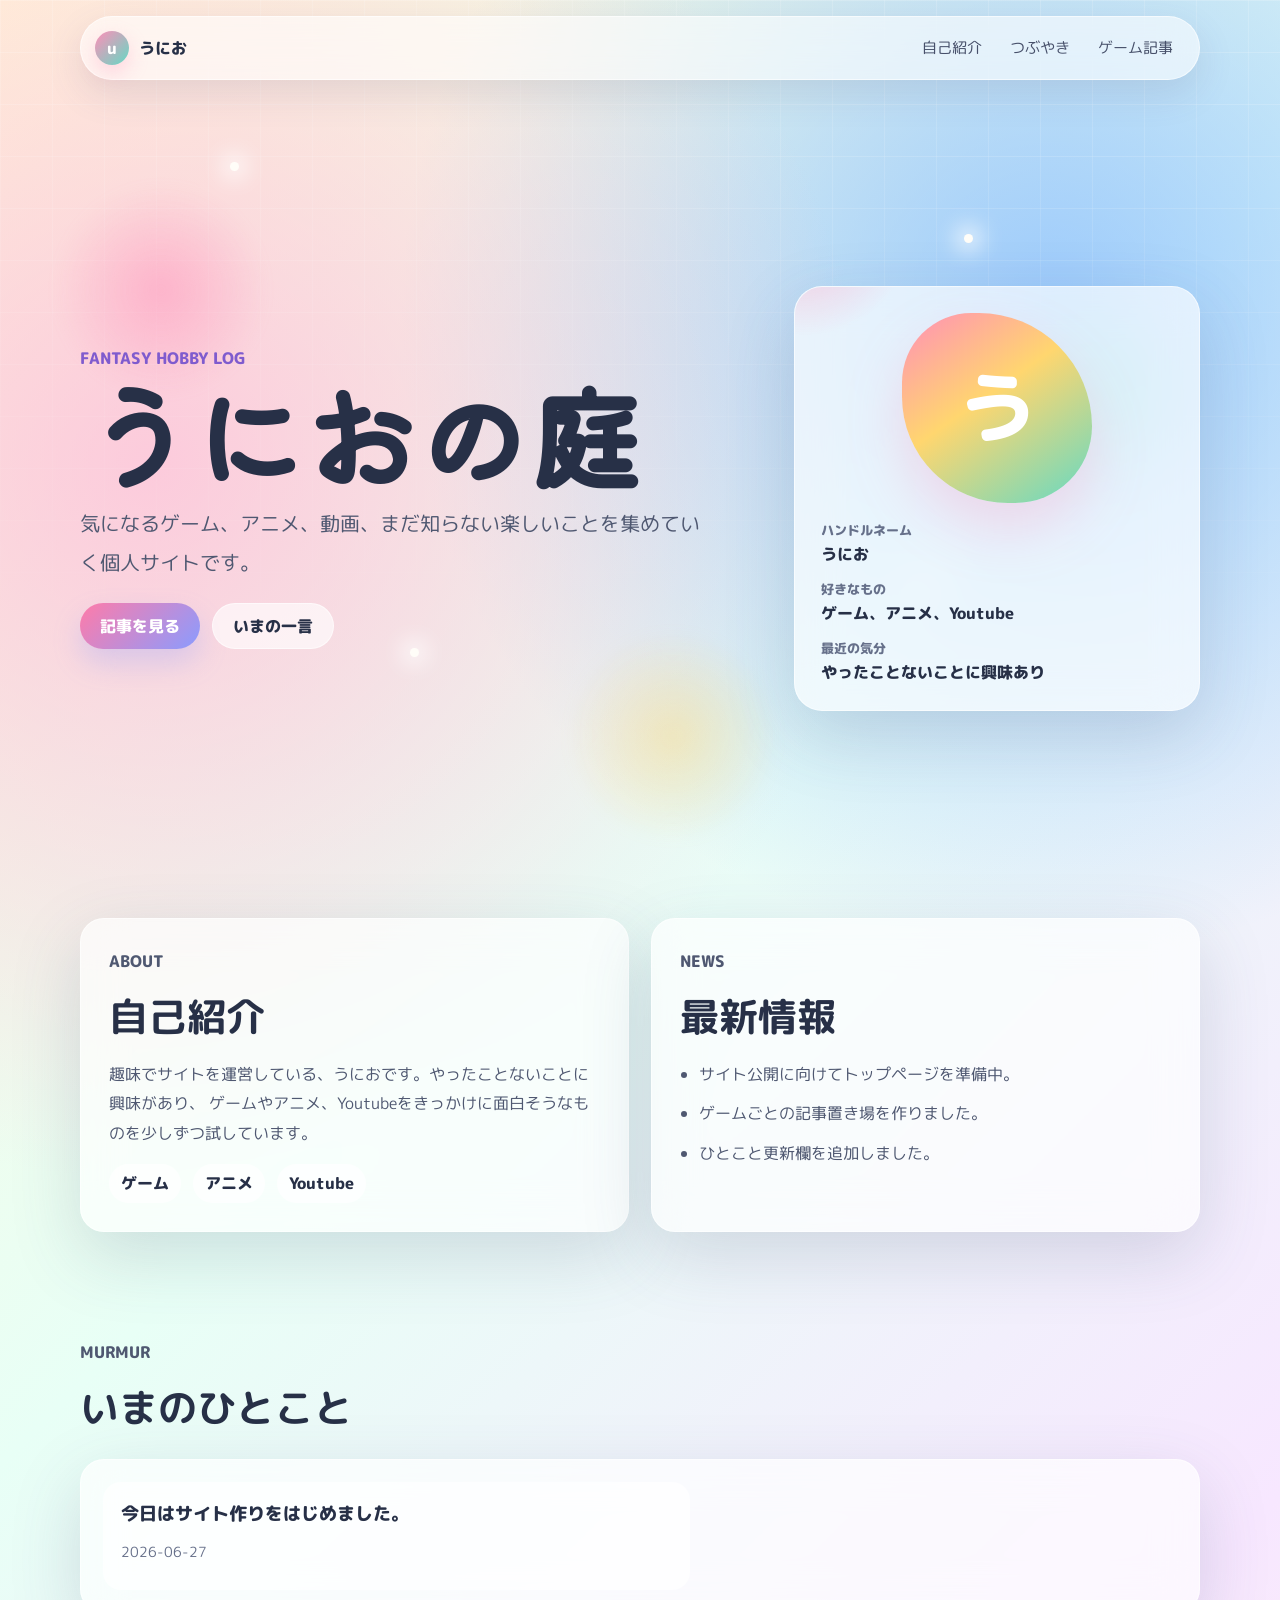
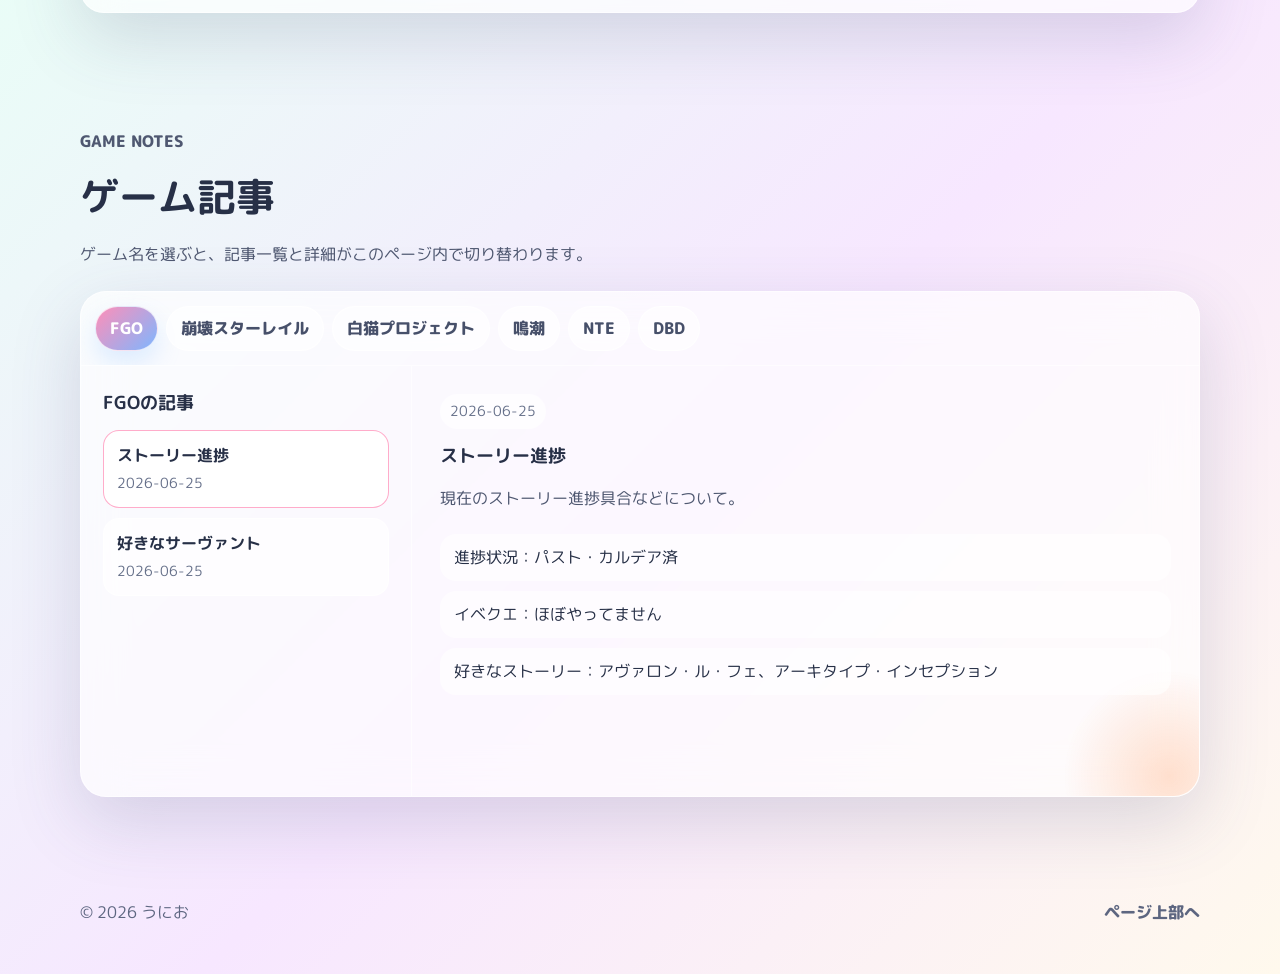
<file: index.html>
<!doctype html>
<html lang="ja">
  <head>
    <meta charset="utf-8">
    <meta name="viewport" content="width=device-width, initial-scale=1">
    <meta name="description" content="うにおの趣味サイト。ゲーム、アニメ、Youtube、日々のつぶやきとゲーム記事をまとめています。">
    <title>うにおの幻想庭園</title>
    <link rel="icon" href="favicon.png" type="image/png">
    <link rel="preconnect" href="https://fonts.googleapis.com">
    <link rel="preconnect" href="https://fonts.gstatic.com" crossorigin>
    <link href="https://fonts.googleapis.com/css2?family=Kiwi+Maru:wght@400;500&family=M+PLUS+Rounded+1c:wght@400;500;700;800&display=swap" rel="stylesheet">
    <link rel="stylesheet" href="styles.css">
  </head>
  <body>
    <div class="sky" aria-hidden="true">
      <span class="comet comet-a"></span>
      <span class="comet comet-b"></span>
      <span class="orb orb-rose"></span>
      <span class="orb orb-aqua"></span>
      <span class="orb orb-gold"></span>
      <span class="sparkle s1"></span>
      <span class="sparkle s2"></span>
      <span class="sparkle s3"></span>
      <span class="sparkle s4"></span>
    </div>

    <header class="site-header">
      <a class="brand" href="#top" aria-label="トップへ戻る">
        <span class="brand-mark">u</span>
        <span>うにお</span>
      </a>
      <nav class="nav" aria-label="サイト内メニュー">
        <a href="#profile">自己紹介</a>
        <a href="#murmur">つぶやき</a>
        <a href="#games">ゲーム記事</a>
      </nav>
    </header>

    <main id="top">
      <section class="hero reveal">
        <div class="hero-copy">
          <p class="eyebrow">Fantasy hobby log</p>
          <h1>うにおの庭</h1>
          <p class="lead">
            気になるゲーム、アニメ、動画、まだ知らない楽しいことを集めていく個人サイトです。
          </p>
          <div class="hero-actions" aria-label="主要リンク">
            <a class="button primary" href="#games">記事を見る</a>
            <a class="button ghost" href="#murmur">いまの一言</a>
          </div>
        </div>
        <div class="hero-panel" aria-label="プロフィール概要">
          <div class="avatar-wrap">
            <div class="avatar">う</div>
          </div>
          <dl>
            <div>
              <dt>ハンドルネーム</dt>
              <dd>うにお</dd>
            </div>
            <div>
              <dt>好きなもの</dt>
              <dd>ゲーム、アニメ、Youtube</dd>
            </div>
            <div>
              <dt>最近の気分</dt>
              <dd>やったことないことに興味あり</dd>
            </div>
          </dl>
        </div>
      </section>

      <section class="info-grid">
        <article class="glass-card reveal" id="profile">
          <p class="section-kicker">About</p>
          <h2>自己紹介</h2>
          <p>
            趣味でサイトを運営している、うにおです。やったことないことに興味があり、
            ゲームやアニメ、Youtubeをきっかけに面白そうなものを少しずつ試しています。
          </p>
          <div class="tag-row" aria-label="趣味">
            <span>ゲーム</span>
            <span>アニメ</span>
            <span>Youtube</span>
          </div>
        </article>

        <article class="glass-card news reveal">
          <p class="section-kicker">News</p>
          <h2>最新情報</h2>
          <ul>
          </ul>
        </article>
      </section>

      <section class="murmur-section reveal" id="murmur">
        <div class="section-heading">
          <p class="section-kicker">Murmur</p>
          <h2>いまのひとこと</h2>
        </div>
        <div class="murmur-board">
          <article class="current-murmur" aria-live="polite">
            <p id="murmurText">今日はサイト作りをはじめました。</p>
            <time id="murmurTime" datetime="">未更新</time>
          </article>
        </div>
      </section>

      <section class="games-section" id="games">
        <div class="section-heading reveal">
          <p class="section-kicker">Game Notes</p>
          <h2>ゲーム記事</h2>
          <p>ゲーム名を選ぶと、記事一覧と詳細がこのページ内で切り替わります。</p>
        </div>

        <div class="game-shell reveal">
          <div class="game-tabs" role="tablist" aria-label="ゲーム選択">
            <button class="game-tab active" type="button" data-game="fgo">FGO</button>
            <button class="game-tab" type="button" data-game="starrail">崩壊スターレイル</button>
            <button class="game-tab" type="button" data-game="shironeko">白猫プロジェクト</button>
            <button class="game-tab" type="button" data-game="wuthering">鳴潮</button>
            <button class="game-tab" type="button" data-game="nte">NTE</button>
            <button class="game-tab" type="button" data-game="dbd">DBD</button>
          </div>

          <div class="article-area">
            <aside class="article-list" aria-label="記事一覧">
              <h3 id="selectedGameName">FGOの記事</h3>
              <div id="articleList"></div>
            </aside>
            <article class="article-detail" id="articleDetail" tabindex="-1"></article>
          </div>
        </div>
      </section>
    </main>

    <footer class="footer">
      <p>© 2026 うにお</p>
      <a href="#top">ページ上部へ</a>
    </footer>

    <script src="script.js"></script>
  </body>
</html>
</file>
<file: styles.css>
:root {
  --ink: #273047;
  --muted: #66708a;
  --white: #fffdf8;
  --mist: rgba(255, 255, 255, 0.66);
  --line: rgba(255, 255, 255, 0.58);
  --pink: #ff8fb8;
  --coral: #ffb084;
  --mint: #64d9c4;
  --blue: #7eb6ff;
  --violet: #a88bff;
  --shadow: 0 24px 70px rgba(68, 75, 118, 0.18);
}

* {
  box-sizing: border-box;
}

html {
  scroll-behavior: smooth;
}

body {
  min-height: 100vh;
  margin: 0;
  color: var(--ink);
  font-family: "M PLUS Rounded 1c", system-ui, sans-serif;
  background:
    radial-gradient(circle at 12% 18%, rgba(255, 184, 216, 0.72), transparent 30%),
    radial-gradient(circle at 82% 12%, rgba(126, 182, 255, 0.72), transparent 26%),
    linear-gradient(135deg, #fff8d9 0%, #e8fff6 38%, #f7e7ff 72%, #fff9ed 100%);
  overflow-x: hidden;
}

body::before {
  position: fixed;
  inset: 0;
  z-index: -3;
  content: "";
  background-image:
    linear-gradient(rgba(255, 255, 255, 0.32) 1px, transparent 1px),
    linear-gradient(90deg, rgba(255, 255, 255, 0.28) 1px, transparent 1px);
  background-size: 52px 52px;
  mask-image: linear-gradient(to bottom, rgba(0, 0, 0, 0.6), transparent 78%);
}

a {
  color: inherit;
}

button,
input {
  font: inherit;
}

.sky {
  position: fixed;
  inset: 0;
  z-index: -2;
  pointer-events: none;
  overflow: hidden;
}

.orb,
.sparkle,
.comet {
  position: absolute;
  display: block;
}

.orb {
  width: 220px;
  aspect-ratio: 1;
  border-radius: 50%;
  filter: blur(8px);
  opacity: 0.54;
  animation: floaty 11s ease-in-out infinite;
}

.orb-rose {
  left: 4%;
  top: 20%;
  background: radial-gradient(circle, rgba(255, 143, 184, 0.9), transparent 68%);
}

.orb-aqua {
  right: 6%;
  top: 32%;
  background: radial-gradient(circle, rgba(100, 217, 196, 0.78), transparent 66%);
  animation-delay: -4s;
}

.orb-gold {
  left: 44%;
  bottom: 6%;
  background: radial-gradient(circle, rgba(255, 217, 119, 0.8), transparent 68%);
  animation-delay: -7s;
}

.sparkle {
  width: 9px;
  aspect-ratio: 1;
  border-radius: 50%;
  background: var(--white);
  box-shadow: 0 0 22px 8px rgba(255, 255, 255, 0.82);
  animation: twinkle 2.8s ease-in-out infinite;
}

.s1 { left: 18%; top: 18%; }
.s2 { right: 24%; top: 26%; animation-delay: -0.9s; }
.s3 { left: 72%; top: 64%; animation-delay: -1.8s; }
.s4 { left: 32%; top: 72%; animation-delay: -1.2s; }

.comet {
  width: 170px;
  height: 2px;
  border-radius: 999px;
  background: linear-gradient(90deg, transparent, rgba(255, 255, 255, 0.95), transparent);
  transform: rotate(-22deg);
  opacity: 0;
  animation: comet 8s linear infinite;
}

.comet-a {
  left: -20%;
  top: 24%;
}

.comet-b {
  left: -28%;
  top: 56%;
  animation-delay: -4s;
}

.site-header {
  position: sticky;
  top: 0;
  z-index: 10;
  display: flex;
  align-items: center;
  justify-content: space-between;
  gap: 20px;
  width: min(1120px, calc(100% - 32px));
  margin: 16px auto 0;
  padding: 12px 14px;
  border: 1px solid var(--line);
  border-radius: 999px;
  background: rgba(255, 255, 255, 0.58);
  box-shadow: 0 14px 36px rgba(89, 94, 129, 0.14);
  backdrop-filter: blur(18px);
}

.brand,
.nav {
  display: flex;
  align-items: center;
}

.brand {
  gap: 10px;
  text-decoration: none;
  font-weight: 800;
}

.brand-mark {
  display: grid;
  width: 34px;
  aspect-ratio: 1;
  place-items: center;
  border-radius: 50%;
  color: white;
  background: linear-gradient(135deg, var(--pink), var(--mint));
  box-shadow: 0 8px 20px rgba(255, 143, 184, 0.32);
}

.nav {
  gap: 4px;
}

.nav a {
  padding: 8px 12px;
  border-radius: 999px;
  color: #47506a;
  font-size: 0.92rem;
  text-decoration: none;
  transition: background 0.2s ease, transform 0.2s ease;
}

.nav a:hover {
  background: rgba(255, 255, 255, 0.72);
  transform: translateY(-1px);
}

main {
  width: min(1120px, calc(100% - 32px));
  margin: 0 auto;
}

.hero {
  display: grid;
  grid-template-columns: minmax(0, 1.1fr) minmax(280px, 0.65fr);
  align-items: center;
  gap: 28px;
  min-height: calc(100vh - 86px);
  padding: 64px 0 42px;
}

.eyebrow,
.section-kicker {
  margin: 0 0 10px;
  color: #7f5bce;
  font-weight: 800;
  letter-spacing: 0;
  text-transform: uppercase;
}

h1,
h2,
h3,
p {
  margin-top: 0;
}

h1 {
  max-width: 8em;
  margin-bottom: 18px;
  font-family: "Kiwi Maru", serif;
  font-size: clamp(3.4rem, 14vw, 7rem);
  line-height: 0.96;
  letter-spacing: 0;
}

h2 {
  margin-bottom: 14px;
  font-size: clamp(1.7rem, 5vw, 2.45rem);
}

h3 {
  margin-bottom: 14px;
  font-size: 1.15rem;
}

.lead {
  max-width: 620px;
  color: #4f5871;
  font-size: clamp(1.05rem, 2.4vw, 1.28rem);
  line-height: 1.9;
}

.hero-actions,
.tag-row {
  display: flex;
  flex-wrap: wrap;
  gap: 12px;
}

.button,
.murmur-form button {
  border: 0;
  border-radius: 999px;
  cursor: pointer;
  text-decoration: none;
  transition: transform 0.2s ease, box-shadow 0.2s ease;
}

.button {
  display: inline-flex;
  align-items: center;
  justify-content: center;
  min-height: 46px;
  padding: 0 20px;
  font-weight: 800;
}

.button:hover,
.murmur-form button:hover,
.game-tab:hover,
.article-button:hover {
  transform: translateY(-2px);
}

.primary {
  color: white;
  background: linear-gradient(135deg, #ff7ba9, #8a9cff);
  box-shadow: 0 14px 28px rgba(138, 156, 255, 0.28);
}

.ghost {
  background: rgba(255, 255, 255, 0.64);
  border: 1px solid var(--line);
}

.hero-panel,
.glass-card,
.murmur-board,
.game-shell {
  border: 1px solid var(--line);
  background: var(--mist);
  box-shadow: var(--shadow);
  backdrop-filter: blur(22px);
}

.hero-panel {
  position: relative;
  overflow: hidden;
  padding: 26px;
  border-radius: 28px;
}

.hero-panel::before {
  position: absolute;
  inset: -40% auto auto -25%;
  width: 220px;
  aspect-ratio: 1;
  border-radius: 50%;
  content: "";
  background: radial-gradient(circle, rgba(255, 143, 184, 0.52), transparent 70%);
  animation: pulse 5s ease-in-out infinite;
}

.avatar-wrap {
  position: relative;
  display: grid;
  place-items: center;
  min-height: 190px;
}

.avatar {
  display: grid;
  width: min(190px, 58vw);
  aspect-ratio: 1;
  place-items: center;
  border-radius: 38% 62% 42% 58%;
  color: white;
  font-size: 5rem;
  font-weight: 800;
  background: linear-gradient(145deg, #ff8fb8, #ffd66f 44%, #64d9c4 100%);
  box-shadow: 0 26px 54px rgba(255, 143, 184, 0.28);
  animation: morph 8s ease-in-out infinite;
}

dl {
  position: relative;
  display: grid;
  gap: 14px;
  margin: 18px 0 0;
}

dt {
  color: var(--muted);
  font-size: 0.84rem;
  font-weight: 800;
}

dd {
  margin: 3px 0 0;
  font-weight: 800;
}

.info-grid {
  display: grid;
  grid-template-columns: 1fr 1fr;
  gap: 22px;
  padding: 24px 0 72px;
}

.glass-card {
  padding: 28px;
  border-radius: 24px;
}

.glass-card p,
.news li,
.section-heading p {
  color: #4f5871;
  line-height: 1.85;
}

.tag-row span {
  padding: 8px 12px;
  border-radius: 999px;
  background: rgba(255, 255, 255, 0.72);
  font-weight: 800;
}

.news ul {
  display: grid;
  gap: 10px;
  margin: 0;
  padding-left: 1.2em;
}

.murmur-section,
.games-section {
  padding: 34px 0 80px;
}

.section-heading {
  max-width: 680px;
  margin-bottom: 22px;
}

.murmur-board {
  display: grid;
  grid-template-columns: minmax(0, 1fr) minmax(260px, 0.8fr);
  gap: 18px;
  padding: 22px;
  border-radius: 24px;
}

.murmur-form label {
  display: block;
  margin-bottom: 10px;
  font-weight: 800;
}

.input-row {
  display: flex;
  gap: 10px;
}

.input-row input {
  min-width: 0;
  width: 100%;
  border: 1px solid rgba(126, 139, 176, 0.22);
  border-radius: 16px;
  padding: 13px 14px;
  color: var(--ink);
  background: rgba(255, 255, 255, 0.84);
  outline: none;
}

.input-row input:focus {
  border-color: rgba(138, 156, 255, 0.86);
  box-shadow: 0 0 0 4px rgba(138, 156, 255, 0.16);
}

.murmur-form button {
  min-width: 82px;
  color: white;
  font-weight: 800;
  background: linear-gradient(135deg, #45cdb8, #7e9cff);
}

.current-murmur {
  min-height: 108px;
  padding: 18px;
  border-radius: 18px;
  background: rgba(255, 255, 255, 0.66);
}

.current-murmur p {
  margin-bottom: 12px;
  font-size: 1.12rem;
  font-weight: 800;
  line-height: 1.55;
}

.current-murmur time {
  color: var(--muted);
  font-size: 0.9rem;
}

.game-shell {
  overflow: hidden;
  border-radius: 26px;
}

.game-tabs {
  display: flex;
  gap: 8px;
  padding: 14px;
  overflow-x: auto;
  border-bottom: 1px solid rgba(255, 255, 255, 0.62);
}

.game-tab {
  flex: 0 0 auto;
  border: 1px solid rgba(255, 255, 255, 0.72);
  border-radius: 999px;
  padding: 10px 14px;
  color: #47506a;
  font-weight: 800;
  background: rgba(255, 255, 255, 0.58);
  cursor: pointer;
  transition: transform 0.2s ease, background 0.2s ease, color 0.2s ease;
}

.game-tab.active {
  color: white;
  background: linear-gradient(135deg, #ff8fb8, #7eb6ff);
  box-shadow: 0 12px 24px rgba(126, 182, 255, 0.24);
}

.article-area {
  display: grid;
  grid-template-columns: minmax(240px, 0.42fr) minmax(0, 1fr);
  min-height: 430px;
}

.article-list {
  padding: 22px;
  border-right: 1px solid rgba(255, 255, 255, 0.62);
}

#articleList {
  display: grid;
  gap: 10px;
}

.article-button {
  width: 100%;
  border: 1px solid rgba(255, 255, 255, 0.72);
  border-radius: 16px;
  padding: 13px;
  color: var(--ink);
  text-align: left;
  background: rgba(255, 255, 255, 0.62);
  cursor: pointer;
  transition: transform 0.2s ease, background 0.2s ease, border 0.2s ease;
}

.article-button.active {
  border-color: rgba(255, 143, 184, 0.74);
  background: rgba(255, 255, 255, 0.88);
}

.article-button strong {
  display: block;
  margin-bottom: 4px;
}

.article-button span,
.article-date {
  color: var(--muted);
  font-size: 0.88rem;
}

.article-detail {
  position: relative;
  overflow: hidden;
  padding: 28px;
}

.article-detail::after {
  position: absolute;
  right: -80px;
  bottom: -90px;
  width: 220px;
  aspect-ratio: 1;
  border-radius: 50%;
  content: "";
  background: radial-gradient(circle, rgba(255, 176, 132, 0.38), transparent 68%);
}

.article-detail > * {
  position: relative;
  z-index: 1;
}

.article-date {
  display: inline-flex;
  margin-bottom: 12px;
  padding: 7px 10px;
  border-radius: 999px;
  background: rgba(255, 255, 255, 0.62);
}

.article-detail p {
  color: #4f5871;
  line-height: 1.9;
}

.article-points {
  display: grid;
  gap: 10px;
  margin: 20px 0 0;
  padding: 0;
  list-style: none;
}

.article-points li {
  padding: 12px 14px;
  border-radius: 16px;
  background: rgba(255, 255, 255, 0.58);
}

.footer {
  display: flex;
  justify-content: space-between;
  width: min(1120px, calc(100% - 32px));
  margin: 0 auto;
  padding: 24px 0 34px;
  color: #5d6680;
}

.footer a {
  font-weight: 800;
  text-decoration: none;
}

.reveal {
  opacity: 0;
  transform: translateY(24px);
  transition: opacity 0.72s ease, transform 0.72s ease;
}

.reveal.visible {
  opacity: 1;
  transform: translateY(0);
}

@keyframes floaty {
  0%, 100% { transform: translate3d(0, 0, 0) scale(1); }
  50% { transform: translate3d(22px, -28px, 0) scale(1.08); }
}

@keyframes twinkle {
  0%, 100% { transform: scale(0.7); opacity: 0.38; }
  50% { transform: scale(1.28); opacity: 1; }
}

@keyframes comet {
  0% { transform: translateX(0) rotate(-22deg); opacity: 0; }
  12% { opacity: 0.9; }
  34% { opacity: 0; }
  100% { transform: translateX(150vw) rotate(-22deg); opacity: 0; }
}

@keyframes morph {
  0%, 100% { border-radius: 38% 62% 42% 58%; transform: translateY(0) rotate(0deg); }
  50% { border-radius: 58% 42% 62% 38%; transform: translateY(-8px) rotate(3deg); }
}

@keyframes pulse {
  0%, 100% { transform: scale(0.9); opacity: 0.55; }
  50% { transform: scale(1.14); opacity: 0.86; }
}

@media (max-width: 820px) {
  .site-header {
    align-items: flex-start;
    border-radius: 24px;
  }

  .nav {
    flex-wrap: wrap;
    justify-content: flex-end;
  }

  .hero,
  .info-grid,
  .murmur-board,
  .article-area {
    grid-template-columns: 1fr;
  }

  .hero {
    min-height: auto;
    padding-top: 58px;
  }

  .article-list {
    border-right: 0;
    border-bottom: 1px solid rgba(255, 255, 255, 0.62);
  }
}

@media (max-width: 560px) {
  .site-header {
    width: min(100% - 20px, 1120px);
    margin-top: 10px;
  }

  main,
  .footer {
    width: min(100% - 24px, 1120px);
  }

  .brand span:last-child {
    display: none;
  }

  .nav a {
    padding: 7px 9px;
    font-size: 0.84rem;
  }

  h1 {
    font-size: 3.15rem;
  }

  .hero-panel,
  .glass-card,
  .murmur-board,
  .article-detail,
  .article-list {
    padding: 18px;
  }

  .input-row {
    flex-direction: column;
  }

  .murmur-form button {
    min-height: 44px;
  }
}

@media (prefers-reduced-motion: reduce) {
  *,
  *::before,
  *::after {
    scroll-behavior: auto !important;
    animation-duration: 0.01ms !important;
    animation-iteration-count: 1 !important;
    transition-duration: 0.01ms !important;
  }
}
</file>
